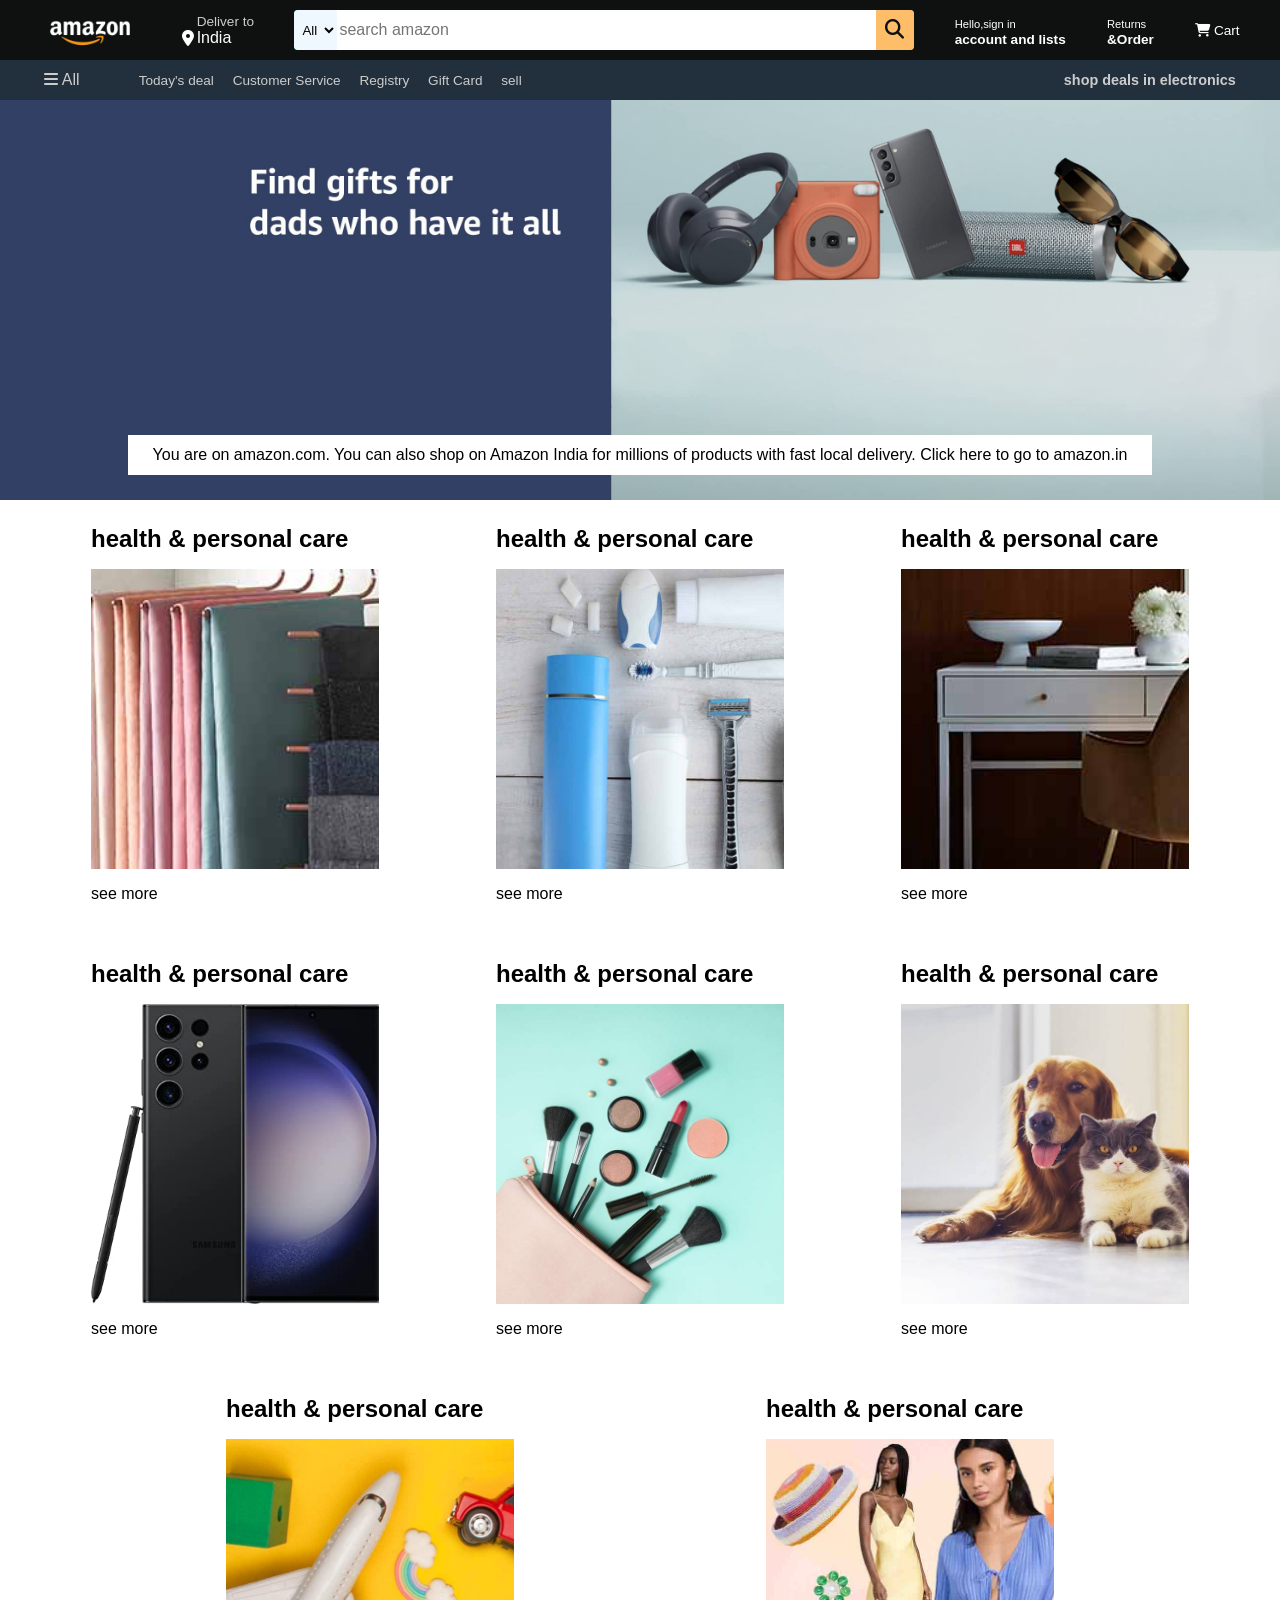
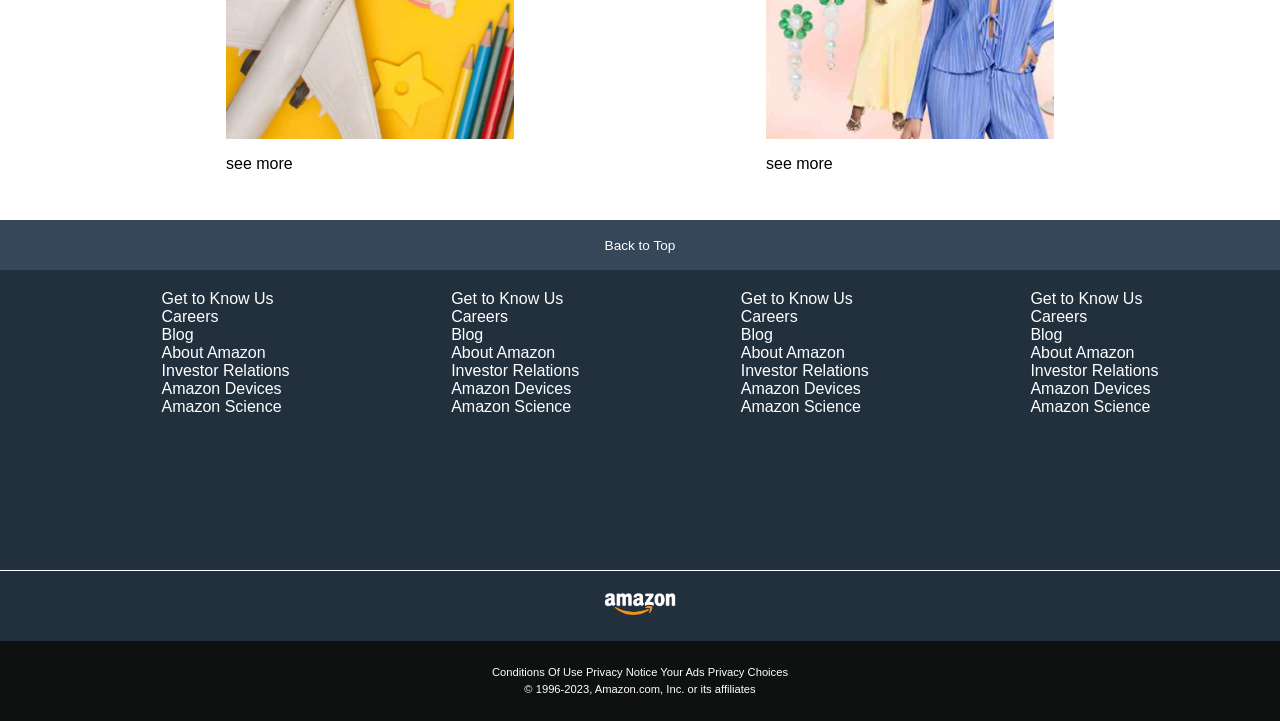
<file: Amazon homepage/index.html>
<!DOCTYPE html>
<html lang="en">
<head>
    
    <meta charset="UTF-8">
    <meta name="viewport" content="width=device-width, initial-scale=1.0">
    <title>Document</title>
 
<link rel="stylesheet" href="https://cdnjs.cloudflare.com/ajax/libs/font-awesome/6.4.0/css/all.min.css">
<link rel="stylesheet" href="style.css">
</head>
<body>
    <header>
<div class="navbar">
    <div class="nav-logo border">
        <div class="logo"></div>
        </div>
    <div class="nav-address border">
        <p class="add-first">Deliver to</p>
        <div class="add-icon">
            <i class="fa-solid fa-location-dot"></i>
            <p class="add-sec">India</p>
        </div>
    </div>
    <div class="nav-search">
        <!-- <label for="flavor"></label> -->
        <select class="search-select">
            <option>All</option>
        </select>
        <input placeholder="search amazon" class="search-input"/>
        <div class="search-icon">
            <i class="fa-solid fa-magnifying-glass"></i>
        </div>
    </div>
<!-- search bar close -->
<div class="nav-signin border">
    <p><span>Hello,sign in</span></p>
    <p class="nav-second">account and lists</p>
</div>
<div class="nav-return border">
    <p><span>Returns</span></p>
    <p class="nav-second">&Order</p>

</div>
<div class="nav-cart border">
    <i class="fa-solid fa-cart-shopping"></i>

    Cart
</div>

</div>
<div class="panel">
    <div class="panel-all">
        <i class="fa-solid fa-bars"></i>
        All
    </div>
    <div class="panel-ops">
        <p>Today's deal</p>
        <p>Customer Service</p>
        <p>Registry</p>
        <p>Gift Card</p>
        <p>sell</p>
    </div>
    <div class="panel-deals">
    shop deals in electronics
    </div>
</div>
    </header>

<div class="hero-section">
    <div class="hero-msg">
        <p>You are on amazon.com. You can also shop on Amazon India for millions of products with fast local delivery. Click here to go to amazon.in</p>
    </div>
</div>

<!-- shoopm and box section -->
<div class="shop-section">
<div class=" box">
  <div class="box-content">
    <h2>health & personal care</h2>
  <div class="box-img" style="background-image: url('box1_image.jpg');"></div>  
    <p>see more</p>
  </div>
</div>
<div class="box">
    <div class="box-content">
        <h2>health & personal care</h2>
      <div class="box-img" style="background-image: url('box2_image.jpg');"></div>  
        <p>see more</p>
      </div>
    
</div>
<div class="box">
    <div class="box-content">
        <h2>health & personal care</h2>
      <div class="box-img" style="background-image: url('box3_image.jpg');"></div>  
        <p>see more</p>
      </div>
    
</div>
<div class="box">

    <div class="box-content">
        <h2>health & personal care</h2>
      <div class="box-img" style="background-image: url('box4_image.jpg');"></div>  
        <p>see more</p>
      </div>
    
</div>
<div class="box">

    <div class="box-content">
        <h2>health & personal care</h2>
      <div class="box-img" style="background-image: url('box5_image.jpg');"></div>  
        <p>see more</p>
      </div>
    
</div>
<div class="box">

    <div class="box-content">
        <h2>health & personal care</h2>
      <div class="box-img" style="background-image: url('box6_image.jpg');"></div>  
        <p>see more</p>
      </div>
    
</div>
<div class="box">

    <div class="box-content">
        <h2>health & personal care</h2>
      <div class="box-img" style="background-image: url('box7_image.jpg');"></div>  
        <p>see more</p>
      </div>
    
</div>
<div class="box">

    <div class="box-content">
        <h2>health & personal care</h2>
      <div class="box-img" style="background-image: url('box8_image.jpg');"></div>  
        <p>see more</p>
      </div>
    
</div>

</div>

<footer >
 
    <div class="foot-panel1">Back to Top</div>
<!-- panel 2 -->
    <div class="foot-panel2">
    <ul>
<p>Get to Know Us</p>
<p>Careers</p>
<p>Blog</p>
<p>About Amazon</p>
<p>Investor Relations</p>
<p> Amazon Devices</p>
   <p> Amazon Science</p>
    </ul>
    <ul>
        <p>Get to Know Us</p>
        <p>Careers</p>
        <p>Blog</p>
        <p>About Amazon</p>
        <p>Investor Relations</p>
        <p> Amazon Devices</p>
           <p> Amazon Science</p>
            </ul>
            <ul>
                <p>Get to Know Us</p>
                <p>Careers</p>
                <p>Blog</p>
                <p>About Amazon</p>
                <p>Investor Relations</p>
                <p> Amazon Devices</p>
                   <p> Amazon Science</p>
                    </ul>
                    <ul>
                        <p>Get to Know Us</p>
                        <p>Careers</p>
                        <p>Blog</p>
                        <p>About Amazon</p>
                        <p>Investor Relations</p>
                        <p> Amazon Devices</p>
                           <p> Amazon Science</p>
                            </ul>

</div>
<!-- panel 3 -->
<div class="foot-panel3">
    <div><img src="logo.png"  class="gogo"/></div>
</div>
<!-- foot pane;4 -->
<div class="foot-panel4">
    <div class="pages"><a>Conditions Of Use</a>
        <a>Privacy Notice</a>
        <a>Your Ads Privacy Choices</a>
    </div>
    <div class="copyright">
        © 1996-2023, Amazon.com, Inc. or its affiliates
    </div>
</div>
</footer>
</body>
</html>
</file>
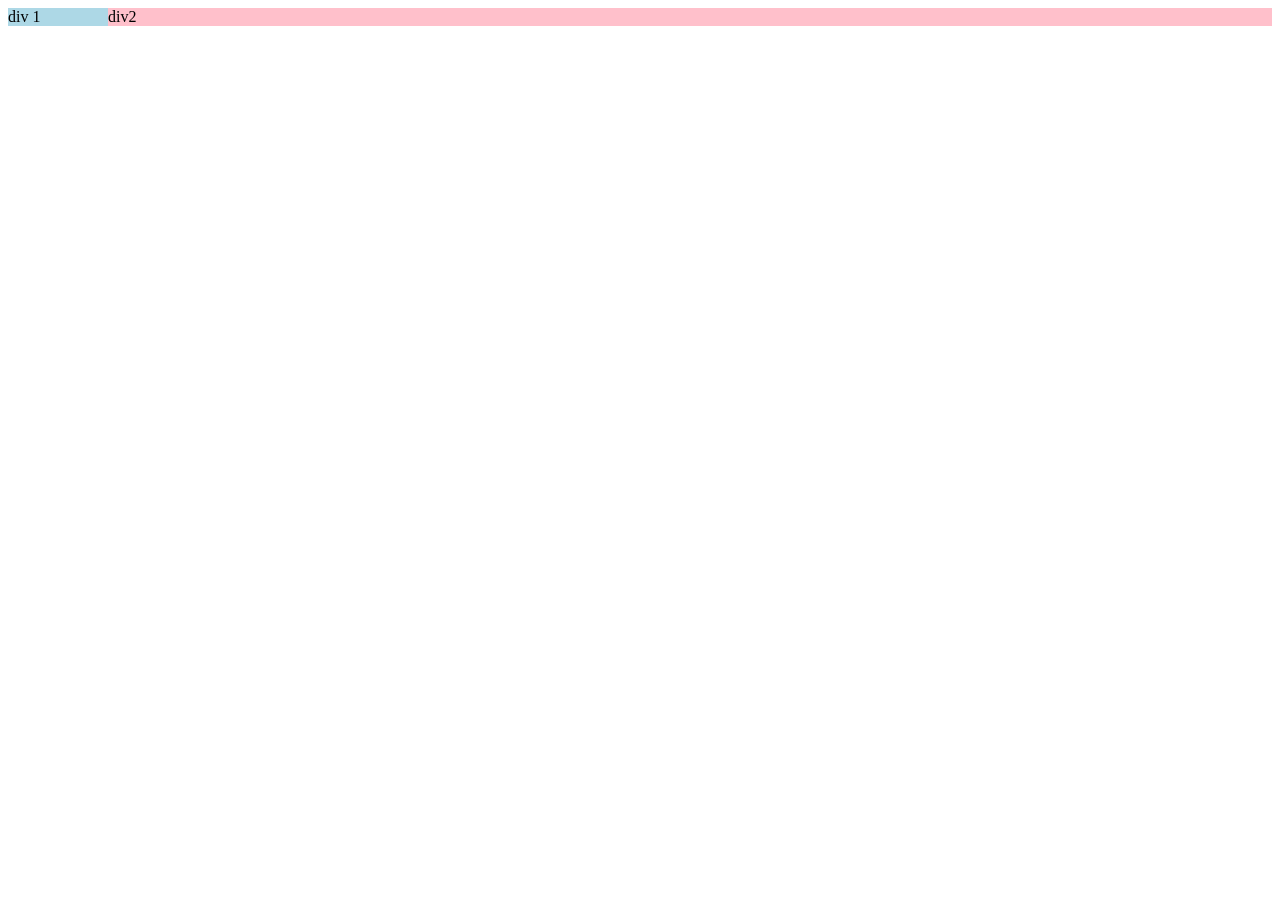
<file: Youtube home page/flexbox.html>
<!DOCTYPE html>
<html>
    <head></head>
    <title> flexbox practice</title>
    <body>
        <div style="
        display: flex;
        flex-direction: row;"
        >
        <div style="background-color: lightblue;
        width: 100px;">
            div 1
        </div>
        <div style="background-color: pink;
        flex: 1;">
            div2
        </div>
        </div>
    </body>
</html>
</file>
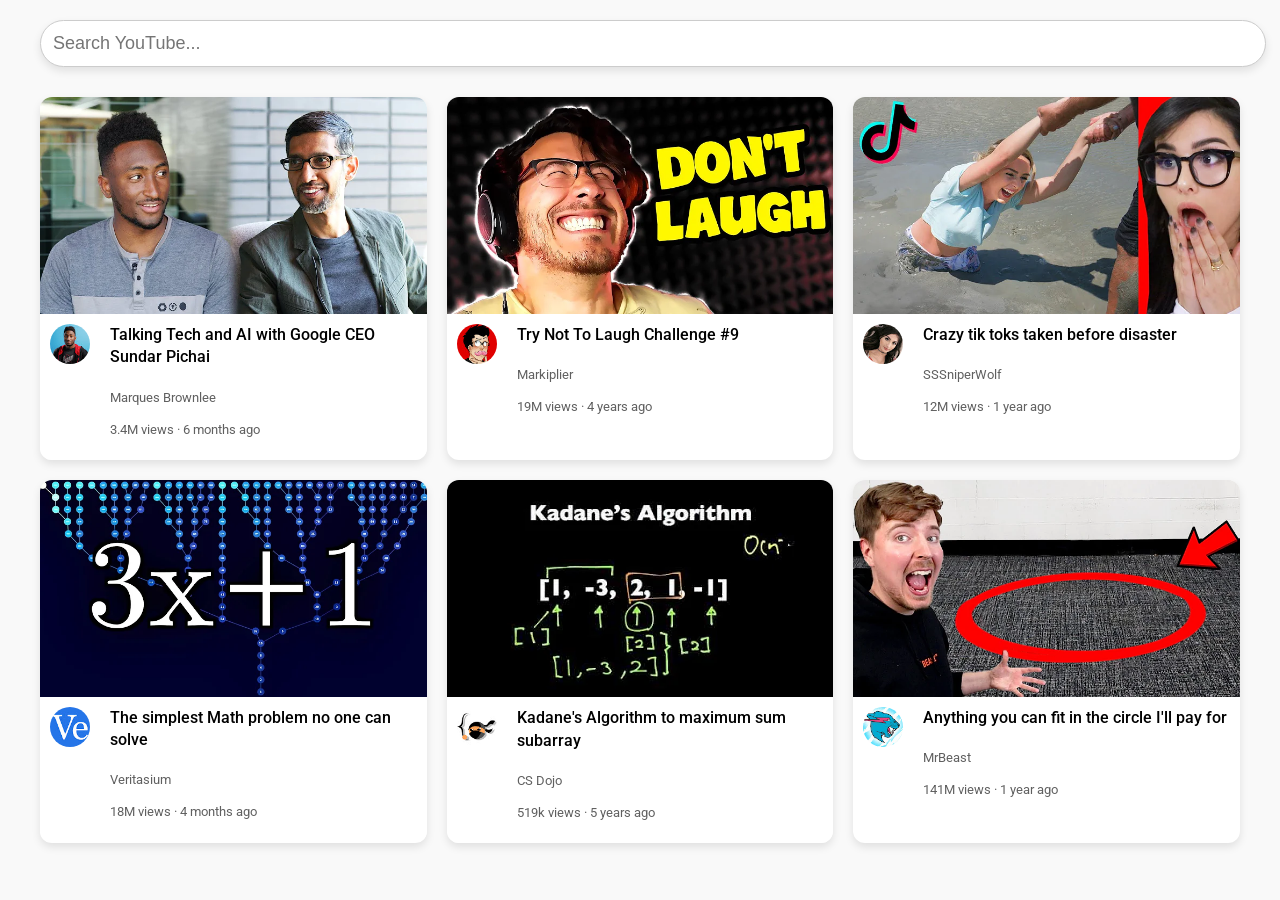
<file: Youtube home page/test.html>
<!DOCTYPE html>
<html lang="en">
<head>
    <meta charset="UTF-8">
    <meta name="viewport" content="width=device-width, initial-scale=1.0">
    <title>YouTube Clone</title>
    <link rel="preconnect" href="https://fonts.googleapis.com">
    <link rel="preconnect" href="https://fonts.gstatic.com" crossorigin>
    <link href="https://fonts.googleapis.com/css2?family=Roboto:wght@400;500;700&display=swap" rel="stylesheet">
    <style>
        body {
            margin: 0;
            font-family: 'Roboto', sans-serif;
            background-color: #f9f9f9;
        }

        .container {
            max-width: 1200px;
            margin: 0 auto;
            padding: 20px;
        }

        .search-bar {
            display: block;
            width: 100%;
            padding: 12px;
            font-size: 18px;
            border: 1px solid #ccc;
            border-radius: 24px;
            margin-bottom: 30px;
            box-shadow: 0px 4px 8px rgba(0, 0, 0, 0.1);
            outline: none;
        }

        .search-bar:focus {
            border-color: #0073e6;
        }

        .video-grid {
            display: grid;
            grid-template-columns: repeat(auto-fit, minmax(300px, 1fr));
            gap: 20px;
        }

        .video-preview {
            background-color: #fff;
            border-radius: 12px;
            box-shadow: 0px 4px 8px rgba(0, 0, 0, 0.1);
            overflow: hidden;
            transition: transform 0.2s;
        }

        .video-preview:hover {
            transform: scale(1.05);
        }

        .thumbnail {
            width: 100%;
            height: auto;
            display: block;
        }

        .video-info-grid {
            display: grid;
            grid-template-columns: 50px 1fr;
            gap: 10px;
            padding: 10px;
            background-color: #fff;
        }

        .channel-pic {
            align-self: start;
        }

        .pfp {
            width: 40px;
            height: 40px;
            border-radius: 50%;
        }

        .video-info {
            display: flex;
            flex-direction: column;
        }

        .video-title {
            font-size: 16px;
            font-weight: 500;
            line-height: 1.4;
            color: #000;
            margin: 0 0 8px 0;
            cursor: pointer;
        }

        .video-title:hover {
            color: #0073e6;
        }

        .video-author,
        .video-stats {
            font-size: 13px;
            color: #606060;
        }

        .video-author {
            margin-bottom: 4px;
        }

        @media (max-width: 768px) {
            .search-bar {
                font-size: 16px;
            }

            .video-title {
                font-size: 14px;
            }

            .video-author, .video-stats {
                font-size: 12px;
            }
        }
    </style>
</head>
<body>
    <div class="container">
        <input class="search-bar" type="text" placeholder="Search YouTube...">
        <div class="video-grid">
            <div class="video-preview">
                <img class="thumbnail" src="Thumbnails/thumbnail-1.webp" alt="Video Thumbnail">
                <div class="video-info-grid">
                    <div class="channel-pic">
                        <img class="pfp" src="Thumbnails/channel-1.jpeg" alt="Channel Picture">
                    </div>
                    <div class="video-info">
                        <p class="video-title">Talking Tech and AI with Google CEO Sundar Pichai</p>
                        <p class="video-author">Marques Brownlee</p>
                        <p class="video-stats">3.4M views · 6 months ago</p>
                    </div>
                </div>
            </div>

            <div class="video-preview">
                <img class="thumbnail" src="Thumbnails/thumbnail-2.webp" alt="Video Thumbnail">
                <div class="video-info-grid">
                    <div class="channel-pic">
                        <img class="pfp" src="Thumbnails/channel-2.jpeg" alt="Channel Picture">
                    </div>
                    <div class="video-info">
                        <p class="video-title">Try Not To Laugh Challenge #9</p>
                        <p class="video-author">Markiplier</p>
                        <p class="video-stats">19M views · 4 years ago</p>
                    </div>
                </div>
            </div>

            <div class="video-preview">
                <img class="thumbnail" src="Thumbnails/thumbnail-3.webp" alt="Video Thumbnail">
                <div class="video-info-grid">
                    <div class="channel-pic">
                        <img class="pfp" src="Thumbnails/channel-3.jpeg" alt="Channel Picture">
                    </div>
                    <div class="video-info">
                        <p class="video-title">Crazy tik toks taken before disaster</p>
                        <p class="video-author">SSSniperWolf</p>
                        <p class="video-stats">12M views · 1 year ago</p>
                    </div>
                </div>
            </div>

            <div class="video-preview">
                <img class="thumbnail" src="Thumbnails/thumbnail-4.webp" alt="Video Thumbnail">
                <div class="video-info-grid">
                    <div class="channel-pic">
                        <img class="pfp" src="Thumbnails/channel-4.jpeg" alt="Channel Picture">
                    </div>
                    <div class="video-info">
                        <p class="video-title">The simplest Math problem no one can solve</p>
                        <p class="video-author">Veritasium</p>
                        <p class="video-stats">18M views · 4 months ago</p>
                    </div>
                </div>
            </div>

            <div class="video-preview">
                <img class="thumbnail" src="Thumbnails/thumbnail-5.webp" alt="Video Thumbnail">
                <div class="video-info-grid">
                    <div class="channel-pic">
                        <img class="pfp" src="Thumbnails/channel-5.jpeg" alt="Channel Picture">
                    </div>
                    <div class="video-info">
                        <p class="video-title">Kadane's Algorithm to maximum sum subarray</p>
                        <p class="video-author">CS Dojo</p>
                        <p class="video-stats">519k views · 5 years ago</p>
                    </div>
                </div>
            </div>

            <div class="video-preview">
                <img class="thumbnail" src="Thumbnails/thumbnail-6.webp" alt="Video Thumbnail">
                <div class="video-info-grid">
                    <div class="channel-pic">
                        <img class="pfp" src="Thumbnails/channel-6.jpeg" alt="Channel Picture">
                    </div>
                    <div class="video-info">
                        <p class="video-title">Anything you can fit in the circle I'll pay for</p>
                        <p class="video-author">MrBeast</p>
                        <p class="video-stats">141M views · 1 year ago</p>
                    </div>
                </div>
            </div>
        </div>
    </div>
</body>
</html>
</file>
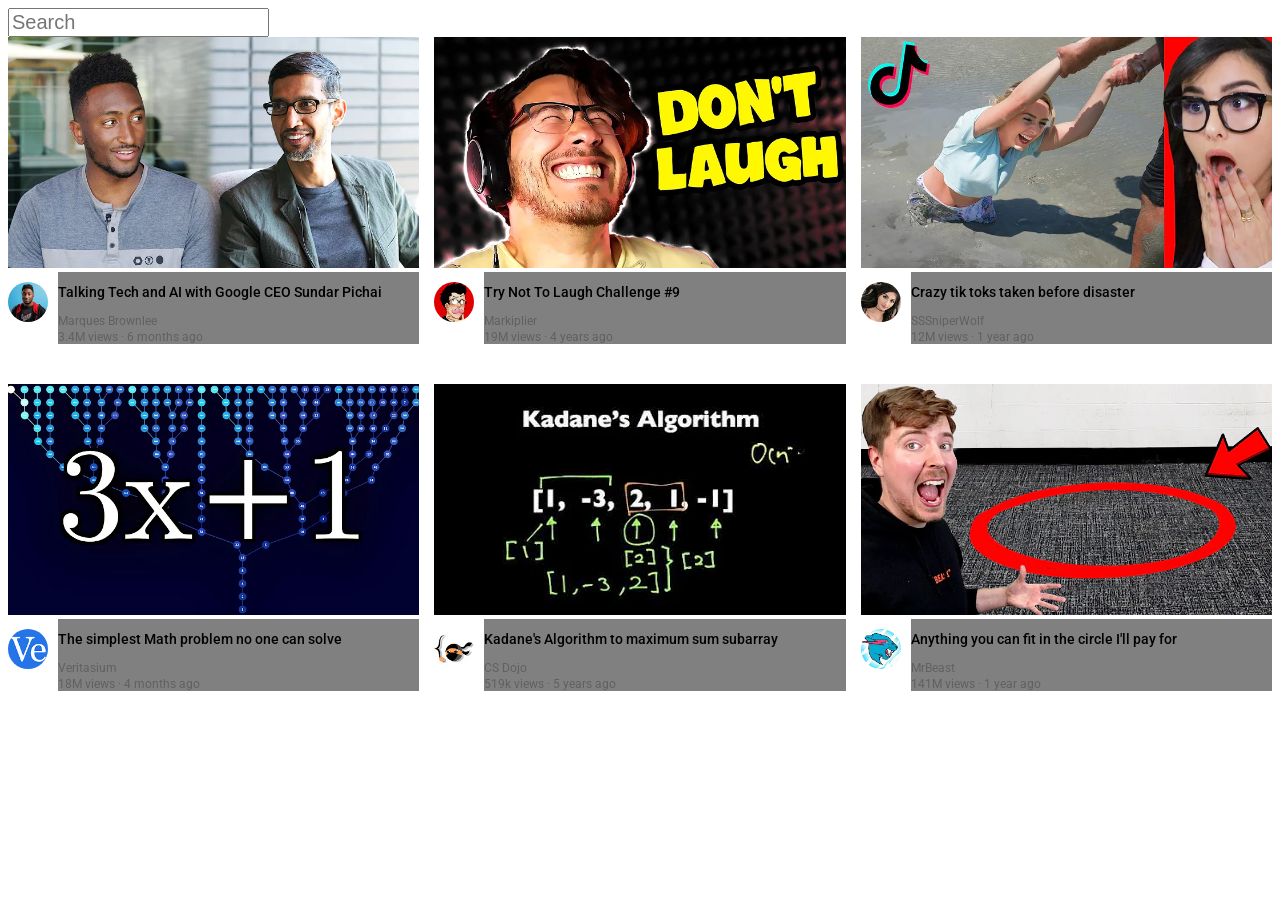
<file: Youtube home page/youtube.html>
<!DOCTYPE html>
<html>
    <head>
        <title>Youtube.com Clone</title>
        <link rel="preconnect" href="https://fonts.googleapis.com">
        <link rel="preconnect" href="https://fonts.gstatic.com" crossorigin>
        <link href="https://fonts.googleapis.com/css2?family=Roboto:ital,wght@0,100;0,300;0,400;0,500;0,700;0,900;1,100;1,300;1,400;1,500;1,700;1,900&display=swap" rel="stylesheet">
        <style>
        p{
            font-family: Roboto ;
            margin-top: 0;
            margin-bottom: 0;
        }
        .thumbnail{
        width: 100%;
        }
        .search-bar{
            font-size: 20px;
            display: block;
        }
        .video-title{
            margin-top: 10px;
            font-size: 14px;
            font-weight: 500;
            line-height: 20px;
            margin-bottom: 12px;
        }
        .video-info-grid{
            display: grid;
            grid-template-columns: 50px 1fr;
        }
        .channel-pic{
            margin-top: 10px;
        }
        .video-info{
            background-color: grey;
        }
        .pfp{
            width: 40px;
            border-radius: 50px;
            
        }

        .video-author,
        .video-stats{
            font-size: 12px;
            color: rgb(96, 96, 96);
        }
        .video-author{
            margin-bottom: 2px;
        }
        .video-grid{
            display: grid;
            grid-template-columns: 1fr 1fr 1fr;
            column-gap: 15px;
            row-gap: 40px;
        }
        </style>
    </head>

    <body>
        <input class="search-bar" type="text" placeholder="Search">
        <div class="video-grid">
            <div class="video-preview">
                <div>
                    <img class="thumbnail" src="Thumbnails/thumbnail-1.webp">
                </div>
    
                <div class="video-info-grid">
                    <div class="channel-pic">
                        <img class="pfp" src="Thumbnails/channel-1.jpeg">
                    </div>
                    <div class="video-info">
                        <p class="video-title">
                            Talking Tech and AI with Google CEO Sundar Pichai
                        </p>
                        <p class="video-author"> Marques Brownlee</p>   
                        <p class="video-stats">3.4M views &#183;  6 months ago</p>
                    </div>
    
                </div>
            </div>
    
    
            <div class="video-preview">
                <div>
                    <img class="thumbnail" src="Thumbnails/thumbnail-2.webp">
                </div>
    
                <div class="video-info-grid">
                    <div class="channel-pic">
                        <img class="pfp" src="Thumbnails/channel-2.jpeg">
                    </div>
                    <div class="video-info">
                         <p class="video-title">
                             Try Not To Laugh Challenge #9
                        </p>
                        <p class="video-author">         
                            Markiplier
                        </p>   
                        <p class="video-stats"> 
                             19M views · 4 years ago
                         </p>
                    </div>
                </div>
            </div>
    
            <div class="video-preview">
                <div>
                    <img class="thumbnail" src="Thumbnails/thumbnail-3.webp">
                </div>
    
                <div class="video-info-grid">
                    <div class="channel-pic">
                        <img class="pfp" src="Thumbnails/channel-3.jpeg">
                    </div>
                    <div class="video-info">
                        <p class="video-title">
                            Crazy tik toks taken before disaster
                        </p>
                        <p class="video-author"> SSSniperWolf</p>   
                        <p class="video-stats">12M views &#183;  1 year ago</p>
                    </div>
    
                </div>
            </div>
    
    
            <div class="video-preview">
                <div>
                    <img class="thumbnail" src="Thumbnails/thumbnail-4.webp">
                </div>
    
                <div class="video-info-grid">
                    <div class="channel-pic">
                        <img class="pfp" src="Thumbnails/channel-4.jpeg">
                    </div>
                    <div class="video-info">
                         <p class="video-title">
                             The simplest Math problem no one can solve
                        </p>
                        <p class="video-author">         
                            Veritasium
                        </p>   
                        <p class="video-stats"> 
                             18M views · 4 months ago
                         </p>
                    </div>
                </div>
            </div>
    
            <div class="video-preview">
                <div>
                    <img class="thumbnail" src="Thumbnails/thumbnail-5.webp">
                </div>
    
                <div class="video-info-grid">
                    <div class="channel-pic">
                        <img class="pfp" src="Thumbnails/channel-5.jpeg">
                    </div>
                    <div class="video-info">
                        <p class="video-title">
                            Kadane's Algorithm to maximum sum subarray
                        </p>
                        <p class="video-author"> CS Dojo</p>   
                        <p class="video-stats">519k views &#183;  5 years ago</p>
                    </div>
    
                </div>
            </div>
    
    
            <div class="video-preview">
                <div>
                    <img class="thumbnail" src="Thumbnails/thumbnail-6.webp">
                </div>
    
                <div class="video-info-grid">
                    <div class="channel-pic">
                        <img class="pfp" src="Thumbnails/channel-6.jpeg">
                    </div>
                    <div class="video-info">
                         <p class="video-title">
                             Anything you can fit in the circle I'll pay for
                        </p>
                        <p class="video-author">         
                            MrBeast
                        </p>   
                        <p class="video-stats"> 
                             141M views · 1 year ago
                         </p>
                    </div>
                </div>
            </div>
        </div>
        
       
    </body>

</html>
</file>
<file: Amazon homepage/style.css>
*{
    margin: 0;
    font-family: Arial, Helvetica, sans-serif;
    border: border-box;

}

.navbar{
    height:60px ;
background-color: #0f1111;
color:white;
display: flex;
align-items: center;
justify-content: space-evenly;

}

.nav-logo{
    height :50px;
width:100px ;
}

.logo{
    background-image:url("logo.png") ;
    background-size: cover;
    height: 50px;
    width: 100%;
}
.border{
    border:1.5px solid transparent;
}
.border:hover{
    border:1.5px solid white; 
}

/*  box2*/
.add-first{
    color:#cccccc;
    font-size: 0.85rem;
    margin-left: 15px;
}

.add-sec{
    font-size: 1rem;
    margin-left: 3px;

}

 .add-icon{
    display:flex;
    align-items:center;
} 
/* box3 */
.nav-search{
    display: flex;
    justify-content: space-evenly;
    background-color: aqua;
    width: 620px;
    height: 40px;
    border-radius: 4px;
}

.search-select{
    background-color: aliceblue;
    width: 50px;
    text-align: center;
    border-top-left-radius: 4px;
    border-bottom-left-radius: 4px;
    border: none;
}
.search-input{
    width:100%;
    font-size:1rem;
    border:none;
}

.search-icon{
    width: 45px;
    display: flex;
    justify-content: center;
    align-items: center;
    font-size:1.2rem;
    background-color: #febd68;
    border-top-right-radius: 4px;
    border-bottom-right-radius: 4px;
    color:#0f1111;

}

.nav-search:hover{
    border: 2px solid orange;
}

span{
    font-size: 0.7rem;

}
.nav-second{
    font-size: 0.85rem;
    font-weight: 700;

}

/* box6 */
.nav-cart {
    font-size: 0.85rem;
    font-weight: 70

}

/* panell */
.panel{
    height: 40px;
    background-color: #222f3d;
    display: flex;
    color: #cccccc;
    align-items: center;
    justify-content: space-evenly;

}

.panel-ops p{
    display: inline;
    margin-left: 15px;
}

.panel-ops{
    width: 70%;
    font-size: 0.85rem;
}

.panel-deals{
    font-size:0.9rem;
    font-weight: 700;
}

.hero-section{
    background-image: url("hero.jpg");
background-size: cover;
height:400px;
display: flex;
justify-content: center;
align-items:flex-end;
}

.hero-msg{
    background-color: white;
    color:black;
    height: 40px;
    display:flex;
    align-items: center;
    justify-content: center;
    font: size 0.85rem;
    width: 80%;
    margin-bottom:25px;

}
.hero-msg a{
    color:#007185;
}

/* shop section */
 .shop-section{
    display: flex;
    flex-wrap: wrap;
    justify-content: space-evenly;
    background-color: white;
} 
 
 .box{
    /* border:2px solid black; */
     height: 400px;
    width:23%;
background-color:white;
padding: 20px 0px 15px;
margin-top:15px;
}

.box-img{
    height:300px;
    background-size: cover;
    margin-top:1rem;
    margin-bottom:1rem;


}
.box-content{
    margin-left: 1rem;
    margin-right: 1rem;

} 

/* footer */
footer{
    margin-top:15px;
}
.foot-panel1{
    background-color: #37475a;
    color:white;
    height:50px;
    display:flex;
    justify-content:center;
    align-items:center;
    font-size:0.85rem;
}

.foot-panel2{
    background-color: #222f3d;
    color: white;
    height: 300px;
    display: flex;
    justify-content: space-evenly;

}
ul{
    margin-top: 20px;
}
ul a{
    display: block;
    font-size: 0.85rem;
    margin-top:10px;
    color:#dddddd;
}

.foot-panel3{
    background-color: #222f3d;
    color: white;
    border-top:0.5px solid white;
    height: 70px;
    display: flex;
    justify-content: center;
    align-items: center;
}


.gogo{
    background-image:url('logo.png');
    background-size: cover;
    height: 50px;
    width: 100%;
}

/* 4th panel footer */
.foot-panel4{
    background-color: #0f1111;
    color: white;
    height: 80px;
    font-size:0.7rem;
text-align:center;

}
.pages{
padding-top: 25px;
}

.copyright{
    padding-top: 5px;
}



.row {
    display: flex;
    flex-wrap: wrap;
    justify-content: space-between;
}

.box {
    padding: 10px;
    width: 25%;
    flex-basis: 25%;
    height: 400px;
    border-radius: 5px;
    overflow: hidden;
    border-radius: 5px;
    position: relative;
}

.box img {
    width: 100%;
    height: 100%;
    box-shadow: 0 4px 5px rgb(0 0 0 / 20%);
}

.box .overlay {
    width: 100%;
    max-height: 100%;
    min-height: auto;
    position: absolute;
    bottom: -100%;
    font-weight: bold;
    padding: 20px;
    border-radius: 10px 10px 0px 0px;
    left: 0;
    transition: 0.5s;
    background-color: white;
}

.box span {
    color: orange;
    display: inline-block;
    font-weight: bold;
    font-size: 25px;
}

.title {
    width: 100%;
    display: flex;
    justify-content: space-between;
}

.box:hover .overlay {
    bottom: 0%;
}

.overlay h2 {
    margin-bottom: 10px;
}

#search {
    width: 500px;
    padding: 5px 30px;
    background-color: rgba(52, 73, 94, 0.7);
    outline: none;
    border: none;
    box-shadow: 0px 0px 1px white;
    color: White;
    margin-top: 10px;
    font-size: 30px;
    border-radius: 25px;
    transition: 1s;
    margin-bottom: 15px;
}

#search:focus {
    background-color: white;
    color: black;
}
</file>
